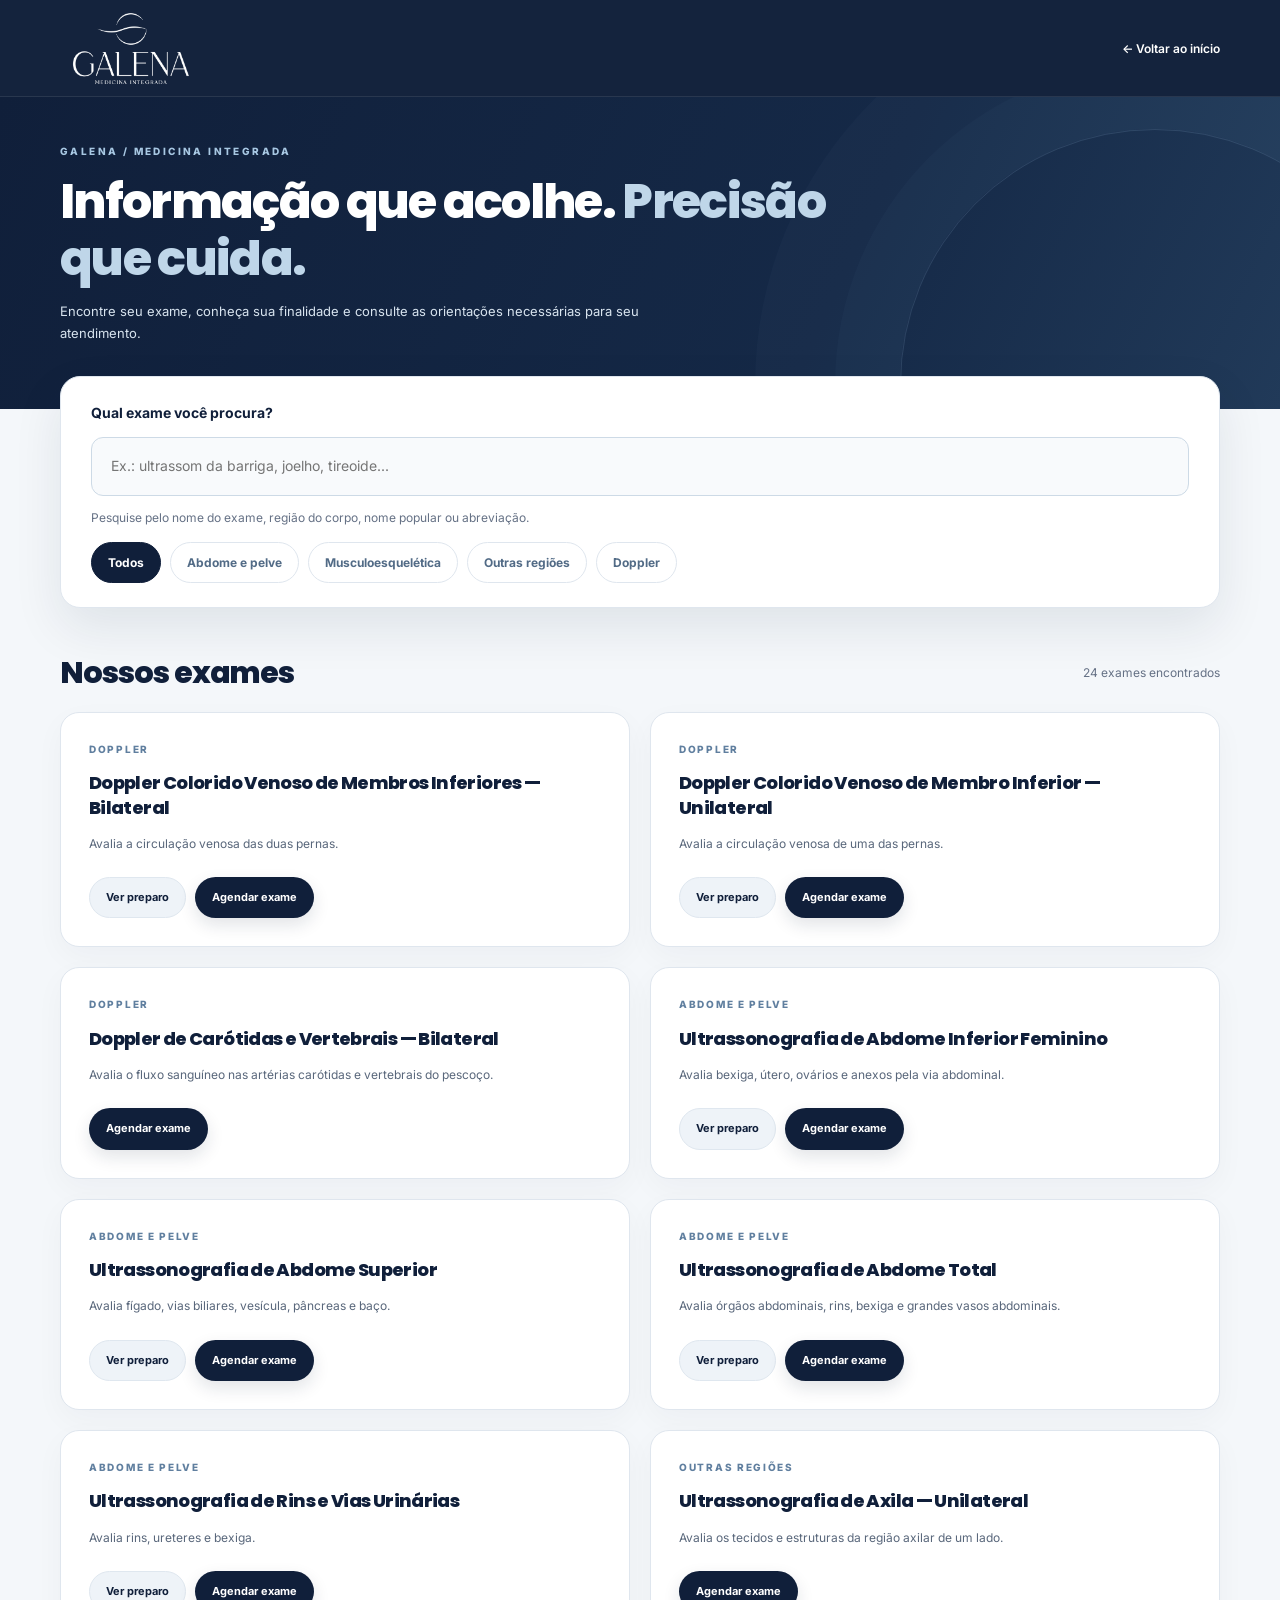
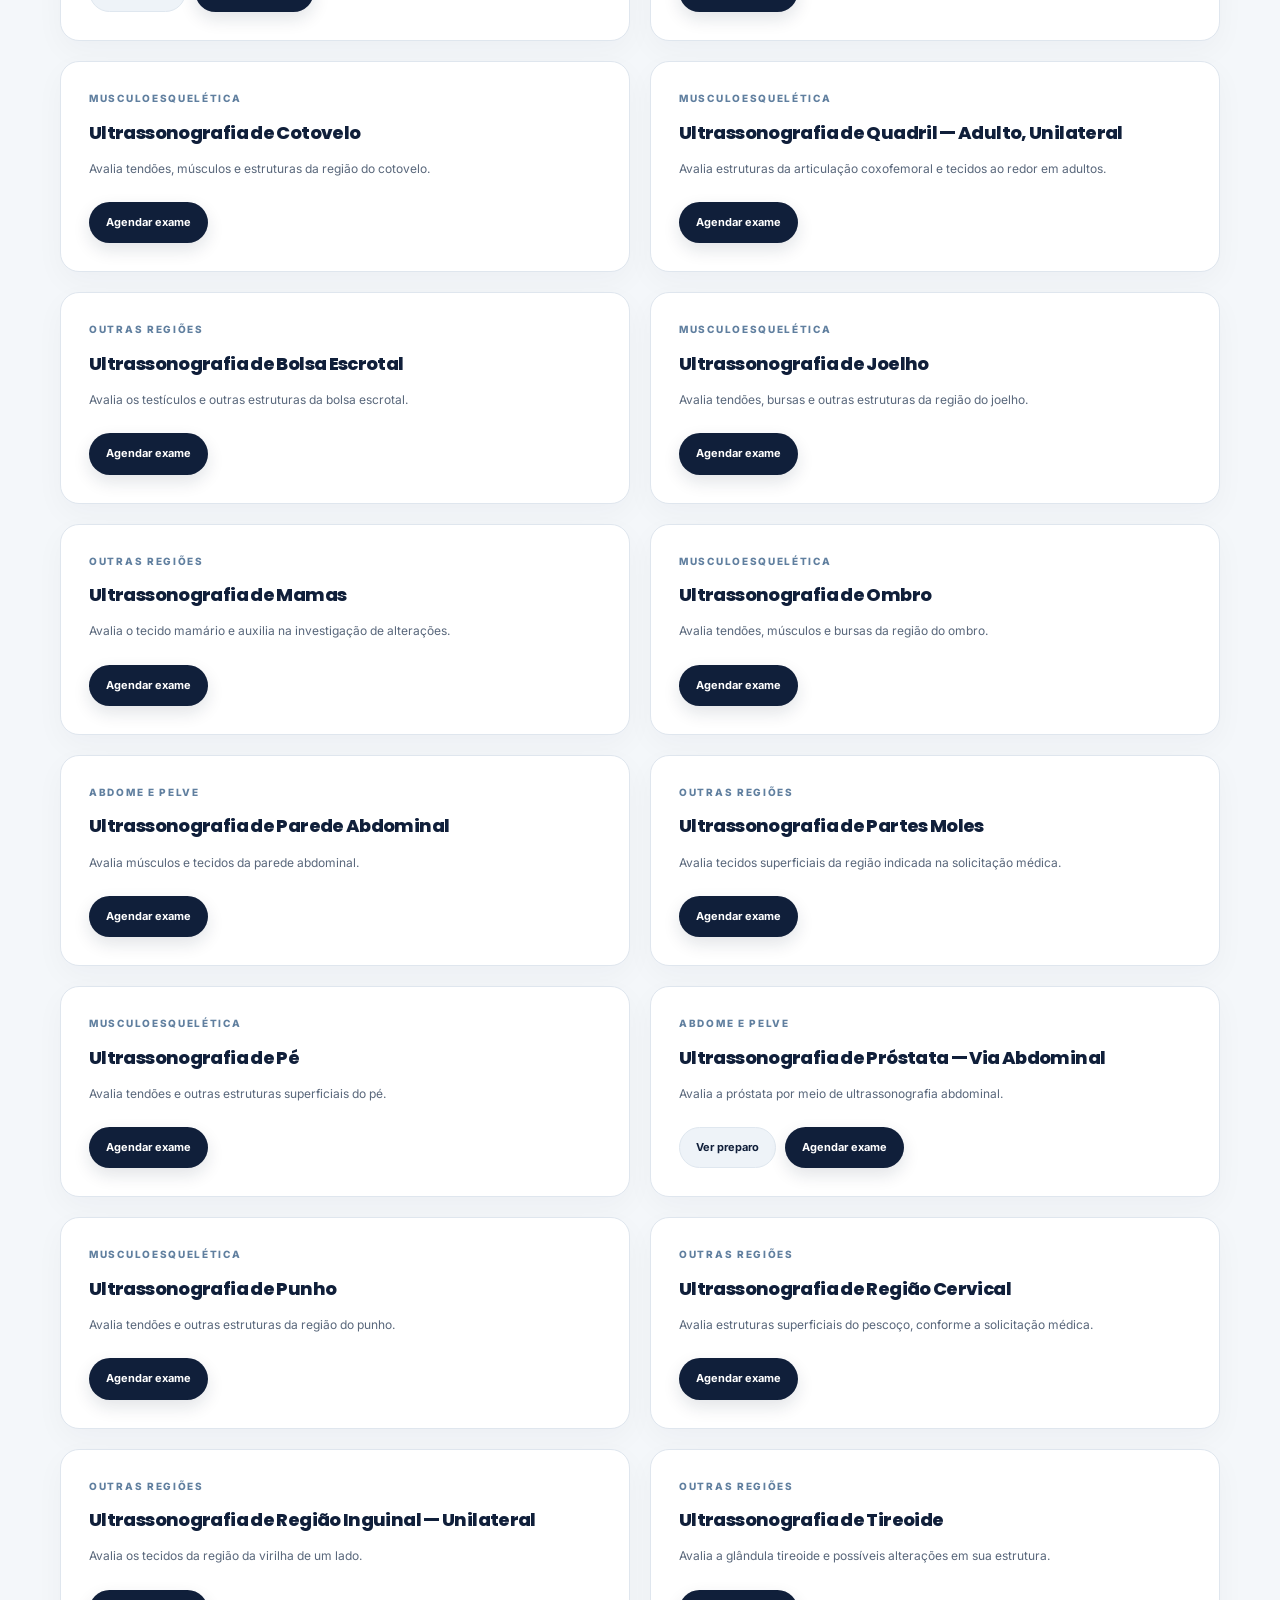
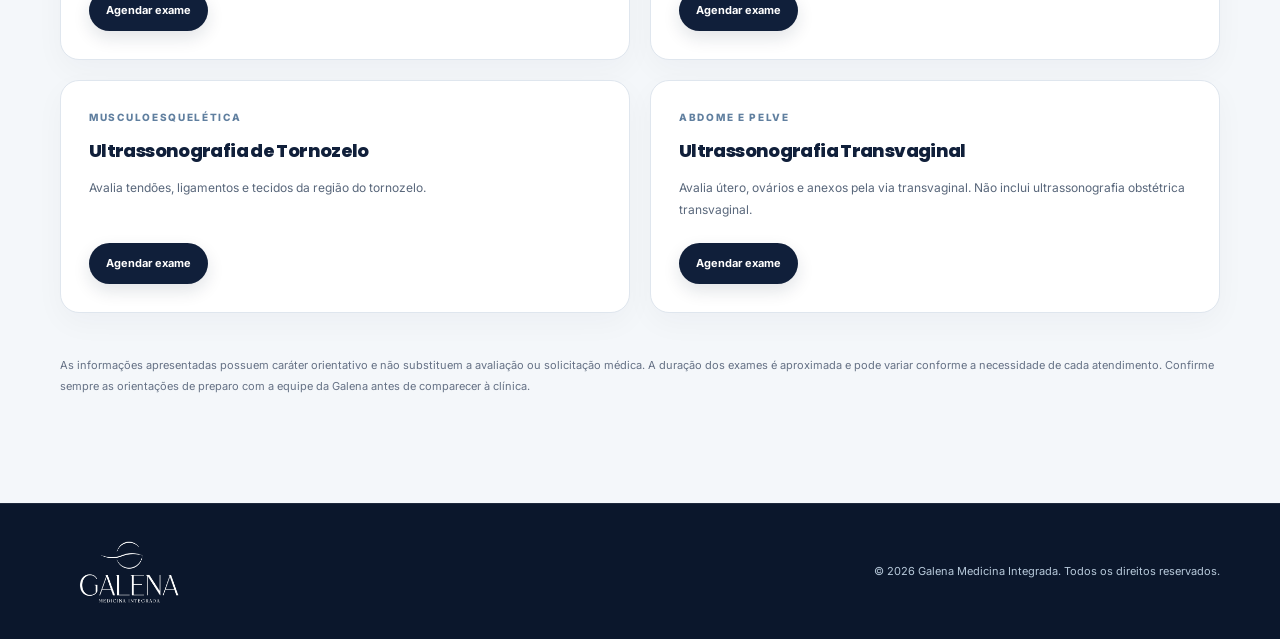
<file: exame.html>
<!DOCTYPE html>
<html lang="pt-BR">
<head>
  <meta charset="UTF-8">
  <meta name="viewport" content="width=device-width, initial-scale=1.0">
  
<title>Exames de Ultrassonografia em Curitiba | Galena</title>

<meta name="description" content="Consulte os exames de ultrassonografia realizados pela Galena em Curitiba. Confira orientações de preparo, informações dos exames e opções de agendamento.">


  <link rel="icon" type="image/png" href="favicon.png">
  <link rel="shortcut icon" href="favicon.png">

  <link href="https://fonts.googleapis.com/css2?family=Inter:wght@400;500;600;700;800&family=Poppins:wght@400;500;600;700;800&family=Montserrat:wght@600;700;800&display=swap" rel="stylesheet">

  <style>
    :root {
      --navy: #101f3a;
      --deep: #0b172c;
      --soft: #1b304f;
      --blue: #7895b1;
      --ice: #f4f7fa;
      --text: #26354b;
      --muted: #657185;
      --border: #dfe6ee;
      --white: #fff;
    }

    *, *::before, *::after {
      box-sizing: border-box;
    }

    html {
      scroll-behavior: smooth;
    }

    body {
      margin: 0;
      padding-top: 96px;
      background: var(--ice);
      color: var(--text);
      font: 400 14px/1.75 "Inter", Arial, sans-serif;
      overflow-x: hidden;
    }

    a {
      text-decoration: none;
      color: inherit;
    }

    button, input {
      font: inherit;
    }

    button {
      cursor: pointer;
    }

    button:focus-visible,
    a:focus-visible,
    input:focus-visible {
      outline: 3px solid #80b7e7;
      outline-offset: 3px;
    }

    .container {
      width: min(1160px, calc(100% - 48px));
      margin-inline: auto;
    }

    /* CABEÇALHO ORIGINAL DA GALENA */

    .cabecalho {
      position: fixed;
      top: 0;
      left: 0;
      right: 0;
      z-index: 1000;
      background: rgba(16, 31, 58, .98);
      border-bottom: 1px solid rgba(255, 255, 255, .10);
      backdrop-filter: blur(14px);
      -webkit-backdrop-filter: blur(14px);
    }

    .cabecalho .barra {
      min-height: 96px;
      display: flex;
      align-items: center;
      justify-content: space-between;
      gap: 30px;
    }

    .cabecalho .marca {
      display: flex;
      align-items: center;
      flex-shrink: 0;
    }

    .cabecalho .marca img {
      display: block;
      width: auto;
      height: 77px;
      max-width: 220px;
      object-fit: contain;
    }

    .cabecalho .navegacao {
      display: flex;
      align-items: center;
      gap: 23px;
    }

    .cabecalho .navegacao a {
      color: white;
      font-size: 12px;
      font-weight: 600;
      white-space: nowrap;
      transition: color .2s;
    }

    .cabecalho .navegacao a:hover {
      color: #c2d9eb;
    }

    /* ABERTURA DA CENTRAL */

    .hero-exames {
      background: linear-gradient(
        115deg,
        #101f3a 0%,
        #152947 65%,
        #213a59 100%
      );
      position: relative;
      overflow: hidden;
      color: #fff;
      padding: 42px 0 65px;
    }

    .hero-exames::after {
      content: "";
      position: absolute;
      right: -130px;
      bottom: -230px;
      width: 510px;
      height: 510px;
      border: 1px solid rgba(154, 194, 224, .16);
      border-radius: 50%;
      box-shadow:
        0 0 0 65px rgba(154, 194, 224, .025),
        0 0 0 145px rgba(154, 194, 224, .025);
      pointer-events: none;
    }

    .hero-exames .container {
      position: relative;
      z-index: 1;
    }

    .identificacao {
      display: inline-block;
      font-size: 10px;
      letter-spacing: .24em;
      font-weight: 800;
      color: #a8c8e3;
      text-transform: uppercase;
    }

    h1, h2, h3 {
      font-family: "Poppins", sans-serif;
      letter-spacing: -.035em;
      line-height: 1.2;
    }

    .hero-exames h1 {
      font-size: clamp(32px, 4.3vw, 48px);
      font-weight: 800;
      max-width: 790px;
      margin: 10px 0 12px;
    }

    .hero-exames h1 span {
      color: #bfd6e9;
    }

    .hero-exames p {
      font-size: 13px;
      line-height: 1.7;
      max-width: 600px;
      color: #d8e4ef;
      margin: 0;
    }

    /* CONTEÚDO E PESQUISA */

    main {
      padding: 0 0 95px;
    }

    .catalogo-wrap {
      position: relative;
      margin-top: -33px;
      z-index: 2;
    }

    .pesquisa {
      background: #fff;
      padding: 24px 30px;
      border: 1px solid var(--border);
      border-radius: 20px;
      box-shadow: 0 20px 50px rgba(16, 31, 58, .09);
    }

    .pesquisa label {
      display: block;
      font-size: 14px;
      font-weight: 700;
      color: var(--navy);
      margin-bottom: 12px;
    }

    .pesquisa input {
      display: block;
      width: 100%;
      border: 1px solid #cddae6;
      border-radius: 12px;
      padding: 16px 19px;
      background: #f8fafc;
      color: var(--text);
      font-size: 14px;
      outline: none;
    }

    .pesquisa input:focus {
      border-color: var(--blue);
      box-shadow: 0 0 0 4px rgba(120, 149, 177, .15);
    }

    .ajuda-pesquisa {
      font-size: 12px;
      color: var(--muted);
      margin: 11px 0 0;
    }

    .filtros {
      display: flex;
      flex-wrap: wrap;
      gap: 9px;
      margin-top: 14px;
    }

    .filtro {
      background: #fff;
      border: 1px solid var(--border);
      color: #526b86;
      padding: 9px 16px;
      border-radius: 100px;
      font-size: 12px;
      font-weight: 700;
      transition: .2s;
    }

    .filtro:hover {
      background: #edf3f8;
    }

    .filtro.ativo {
      background: var(--navy);
      color: white;
      border-color: var(--navy);
    }

    .catalogo-intro {
      display: flex;
      align-items: center;
      justify-content: space-between;
      gap: 12px;
      margin: 47px 0 21px;
    }

    .catalogo-intro h2 {
      font-size: clamp(23px, 3vw, 30px);
      font-weight: 800;
      margin: 0;
      color: var(--navy);
    }

    .contador {
      font-size: 12px;
      color: var(--muted);
      margin: 0;
    }

    /* LISTA DE EXAMES */

    .lista-exames {
      display: grid;
      grid-template-columns: repeat(2, minmax(0, 1fr));
      gap: 20px;
    }

    .cartao-exame {
      background: var(--white);
      border: 1px solid var(--border);
      border-radius: 19px;
      padding: 28px;
      display: flex;
      flex-direction: column;
      gap: 13px;
      box-shadow: 0 10px 30px rgba(16, 31, 58, .035);
      transition:
        transform .25s ease,
        box-shadow .25s ease,
        border-color .25s ease;
    }

    .cartao-exame:hover {
      transform: translateY(-3px);
      border-color: #c8d8e6;
      box-shadow: 0 20px 45px rgba(16, 31, 58, .075);
    }

    .categoria {
      font-size: 10px;
      text-transform: uppercase;
      letter-spacing: .17em;
      color: #607f9f;
      font-weight: 800;
    }

    .cartao-exame h3 {
      font-family: "Poppins", sans-serif;
      font-size: 18px;
      font-weight: 800;
      color: var(--navy);
      margin: 0;
      line-height: 1.35;
    }

    .descricao {
      color: #59677b;
      font-size: 12px;
      line-height: 1.85;
      margin: 0;
    }

    .duracao {
      color: #526b86;
      font-size: 11px;
      font-weight: 700;
      margin: 0;
    }

    /* BOTÕES DOS EXAMES */

    .acoes {
      display: flex;
      flex-wrap: wrap;
      gap: 9px;
      margin-top: auto;
      padding-top: 9px;
    }

    .botao {
      display: inline-flex;
      align-items: center;
      justify-content: center;
      min-height: 40px;
      padding: 10px 16px;
      border-radius: 100px;
      font-family: "Inter", sans-serif;
      font-size: 11px;
      font-weight: 700;
      text-align: center;
      border: 1px solid transparent;
      cursor: pointer;
      transition:
        background .2s ease,
        color .2s ease,
        transform .2s ease;
    }

    .botao:hover {
      transform: translateY(-2px);
    }

    .botao-secundario {
      background: #eef3f8;
      color: var(--navy);
      border-color: #dfe7ef;
    }

    .botao-secundario:hover {
      background: #e0eaf3;
    }

    .botao-whatsapp {
      background: var(--navy);
      color: #ffffff;
      box-shadow: 0 7px 17px rgba(16, 31, 58, .12);
    }

    .botao-whatsapp:hover {
      background: var(--soft);
    }

    /* PREPARO DOS EXAMES */

    .preparo {
      display: none;
      background: #f4f7fa;
      padding: 18px;
      border-radius: 12px;
      border: 1px solid var(--border);
    }

    .preparo.aberto {
      display: block;
    }

    .preparo h4 {
      font-family: "Poppins", sans-serif;
      font-size: 13px;
      font-weight: 700;
      color: var(--navy);
      margin: 0 0 8px;
    }

    .preparo p {
      font-size: 12px;
      line-height: 1.8;
      color: #59677b;
      margin: 0;
    }

    /* AVISOS E RESULTADOS */

    .aviso {
      margin-top: 42px;
      font-size: 11px;
      line-height: 1.9;
      color: var(--muted);
    }

    .vazio {
      grid-column: 1 / -1;
      background: #ffffff;
      border: 1px solid var(--border);
      border-radius: 18px;
      padding: 45px 25px;
      text-align: center;
      color: var(--muted);
      font-size: 14px;
    }

    .oculto {
      display: none !important;
    }

    /* RODAPÉ */

    footer {
      background: var(--deep);
      color: #b7c9da;
      padding: 35px 0;
      border-top: 1px solid rgba(255, 255, 255, .08);
    }

    .rodape-conteudo {
      display: flex;
      justify-content: space-between;
      align-items: center;
      gap: 25px;
    }

    .rodape-logo {
      display: inline-flex;
      align-items: center;
    }

    .rodape-logo img {
      display: block;
      width: 130px;
      max-height: 65px;
      object-fit: contain;
    }

    footer p {
      color: #b7c9da;
      font-size: 11px;
      margin: 0;
    }

    /* TABLETS */

    @media (max-width: 900px) {
      .cabecalho .barra {
        min-height: 82px;
      }

      .cabecalho .marca img {
        height: 64px;
      }

      body {
        padding-top: 82px;
      }

      .hero-exames {
        padding: 36px 0 60px;
      }

      .lista-exames {
        gap: 16px;
      }

      .cartao-exame {
        padding: 23px;
      }
    }

    /* CELULARES */

    @media (max-width: 650px) {
      .container {
        width: calc(100% - 34px);
      }

      body {
        padding-top: 72px;
      }

      .cabecalho .barra {
        min-height: 72px;
        gap: 12px;
      }

      .cabecalho .marca img {
        height: 52px;
        max-width: 155px;
      }

      .cabecalho .navegacao {
        gap: 8px;
      }

      .cabecalho .navegacao a {
        font-size: 10px;
      }

      .hero-exames {
        padding: 28px 0 55px;
      }

      .hero-exames h1 {
        font-size: clamp(28px, 8vw, 38px);
        margin: 10px 0;
      }

      .hero-exames p {
        font-size: 12px;
      }

      .hero-exames::after {
        width: 300px;
        height: 300px;
        right: -180px;
        bottom: -160px;
      }

      .catalogo-wrap {
        margin-top: -27px;
      }

      .pesquisa {
        padding: 21px 18px;
        border-radius: 16px;
      }

      .pesquisa input {
        padding: 14px 15px;
        font-size: 13px;
      }

      .filtros {
        gap: 7px;
      }

      .filtro {
        padding: 8px 12px;
        font-size: 10px;
      }

      .catalogo-intro {
        margin: 34px 0 17px;
        align-items: flex-start;
        flex-direction: column;
      }

      .catalogo-intro h2 {
        font-size: 24px;
      }

      .lista-exames {
        grid-template-columns: 1fr;
        gap: 15px;
      }

      .cartao-exame {
        padding: 23px 20px;
      }

      .cartao-exame h3 {
        font-size: 17px;
      }

      .acoes {
        gap: 8px;
      }

      .acoes .botao {
        flex: 1;
      }

      .rodape-conteudo {
        flex-direction: column;
        text-align: center;
        gap: 15px;
      }

      .rodape-logo img {
        width: 115px;
      }
    }

    /* CELULARES PEQUENOS */

    @media (max-width: 380px) {
      .cabecalho .marca img {
        height: 43px;
        max-width: 120px;
      }

      .cabecalho .navegacao a {
        font-size: 9px;
      }

      .acoes {
        flex-direction: column;
      }

      .acoes .botao {
        width: 100%;
      }
    }

    /* ACESSIBILIDADE */

    @media (prefers-reduced-motion: reduce) {
      *,
      *::before,
      *::after {
        transition: none !important;
        scroll-behavior: auto !important;
      }
    }

  </style>
</head>

<body>

  <!-- CABEÇALHO OFICIAL GALENA -->

  <header class="cabecalho">
    <div class="container barra">

      <a
        class="marca"
        href="index.html"
        aria-label="Galena Medicina Integrada - Página inicial"
      >
        <img
          src="imagens/galena-logo-transparente.png"
          alt="Galena Medicina Integrada"
        >
      </a>

      <nav class="navegacao" aria-label="Navegação principal">
        <a href="index.html">
          ← Voltar ao início
        </a>
      </nav>

    </div>
  </header>


  <!-- ABERTURA DA CENTRAL -->

  <section class="hero-exames">

    <div class="container">

      <span class="identificacao">
        GALENA / MEDICINA INTEGRADA
      </span>

      <h1>
        Informação que acolhe.
        <span>Precisão que cuida.</span>
      </h1>

      <p>
        Encontre seu exame, conheça sua finalidade
        e consulte as orientações necessárias
        para seu atendimento.
      </p>

    </div>

  </section>


  <!-- CONTEÚDO PRINCIPAL -->

  <main>

    <section
      id="catalogo"
      class="container catalogo-wrap"
      aria-label="Catálogo de exames"
    >

      <!-- PESQUISA -->

      <div class="pesquisa">

        <label for="busca">
          Qual exame você procura?
        </label>

        <input
          type="search"
          id="busca"
          placeholder="Ex.: ultrassom da barriga, joelho, tireoide..."
          autocomplete="off"
          aria-describedby="ajuda-pesquisa"
        >

        <p
          class="ajuda-pesquisa"
          id="ajuda-pesquisa"
        >
          Pesquise pelo nome do exame, região do corpo,
          nome popular ou abreviação.
        </p>

        <!-- FILTROS GERADOS PELO JAVASCRIPT -->

        <div
          class="filtros"
          id="filtros"
          aria-label="Filtrar exames por categoria"
        ></div>

      </div>


      <!-- TÍTULO DO CATÁLOGO -->

      <div class="catalogo-intro">

        <h2>
          Nossos exames
        </h2>

        <p
          class="contador"
          id="contador"
          role="status"
          aria-live="polite"
        ></p>

      </div>


      <!-- EXAMES GERADOS PELO JAVASCRIPT -->

      <div
        class="lista-exames"
        id="lista-exames"
      ></div>


      <!-- ORIENTAÇÃO IMPORTANTE -->

      <p class="aviso">
        As informações apresentadas possuem caráter
        orientativo e não substituem a avaliação
        ou solicitação médica.

        A duração dos exames é aproximada e pode variar
        conforme a necessidade de cada atendimento.

        Confirme sempre as orientações de preparo
        com a equipe da Galena antes de comparecer
        à clínica.
      </p>

    </section>

  </main>


  <!-- RODAPÉ -->

  <footer>

    <div class="container rodape-conteudo">

      <a
        class="rodape-logo"
        href="index.html"
        aria-label="Voltar ao site da Galena"
      >
        <img
          src="imagens/galena-logo-transparente.png"
          alt="Galena Medicina Integrada"
        >
      </a>

      <p>
        © 2026 Galena Medicina Integrada.
        Todos os direitos reservados.
      </p>

    </div>

  </footer>


  <!-- JAVASCRIPT: CONTINUA NA PARTE 4 -->


<script>
  "use strict";

  const WHATSAPP = "5541991465346";

  const categorias = [
    "Todos",
    "Abdome e pelve",
    "Musculoesquelética",
    "Outras regiões",
    "Doppler"
  ];

  // CATÁLOGO OFICIAL DA GALENA
  // Sem valores e sem durações não confirmadas.

  const exames = [
    {
      nome: "Doppler Colorido Venoso de Membros Inferiores — Bilateral",
      categoria: "Doppler",
      descricao: "Avalia a circulação venosa das duas pernas.",
      termos: ["doppler", "venoso", "pernas", "membros inferiores", "bilateral", "mmii"],
      preparo: "O paciente deverá vir de shorts ou bermuda por baixo da roupa para facilitar e otimizar o atendimento."
    },
    {
      nome: "Doppler Colorido Venoso de Membro Inferior — Unilateral",
      categoria: "Doppler",
      descricao: "Avalia a circulação venosa de uma das pernas.",
      termos: ["doppler", "venoso", "perna", "membro inferior", "unilateral", "mmii"],
      preparo: "O paciente deverá vir de shorts ou bermuda por baixo da roupa para facilitar e otimizar o atendimento."
    },
    {
      nome: "Doppler de Carótidas e Vertebrais — Bilateral",
      categoria: "Doppler",
      descricao: "Avalia o fluxo sanguíneo nas artérias carótidas e vertebrais do pescoço.",
      termos: ["doppler", "carotidas", "vertebrais", "vasos cervicais", "arteriais", "pescoco"],
      preparo: ""
    },
    {
      nome: "Ultrassonografia de Abdome Inferior Feminino",
      categoria: "Abdome e pelve",
      descricao: "Avalia bexiga, útero, ovários e anexos pela via abdominal.",
      termos: ["abdome inferior", "feminino", "pelvica", "pelve", "utero", "ovarios", "bexiga"],
      preparo: "Bexiga cheia: beber 8 copos de água 2 horas antes do exame."
    },
    {
      nome: "Ultrassonografia de Abdome Superior",
      categoria: "Abdome e pelve",
      descricao: "Avalia fígado, vias biliares, vesícula, pâncreas e baço.",
      termos: ["abdome superior", "figado", "vesicula", "pancreas", "baco"],
      preparo: "Bexiga cheia: beber 8 copos de água 2 horas antes do exame. Jejum de 8 horas (mínimo de 6 horas)."
    },
    {
      nome: "Ultrassonografia de Abdome Total",
      categoria: "Abdome e pelve",
      descricao: "Avalia órgãos abdominais, rins, bexiga e grandes vasos abdominais.",
      termos: ["abdome total", "barriga", "abdominal", "figado", "rins", "vesicula"],
      preparo: "Bexiga cheia: beber 8 copos de água 2 horas antes do exame. Jejum de 8 horas (mínimo de 6 horas)."
    },
    {
      nome: "Ultrassonografia de Rins e Vias Urinárias",
      categoria: "Abdome e pelve",
      descricao: "Avalia rins, ureteres e bexiga.",
      termos: ["aparelho urinario", "rins", "ureteres", "bexiga", "renal"],
      preparo: "Bexiga cheia: beber 8 copos de água 2 horas antes do exame."
    },
    {
      nome: "Ultrassonografia de Axila — Unilateral",
      categoria: "Outras regiões",
      descricao: "Avalia os tecidos e estruturas da região axilar de um lado.",
      termos: ["axila", "axilar", "unilateral", "linfonodos"],
      preparo: ""
    },
    {
      nome: "Ultrassonografia de Cotovelo",
      categoria: "Musculoesquelética",
      descricao: "Avalia tendões, músculos e estruturas da região do cotovelo.",
      termos: ["cotovelo", "articulacao", "tendao", "epicondilite"],
      preparo: ""
    },
    {
      nome: "Ultrassonografia de Quadril — Adulto, Unilateral",
      categoria: "Musculoesquelética",
      descricao: "Avalia estruturas da articulação coxofemoral e tecidos ao redor em adultos.",
      termos: ["quadril", "coxofemoral", "adulto", "unilateral", "articulacao"],
      preparo: ""
    },
    {
      nome: "Ultrassonografia de Bolsa Escrotal",
      categoria: "Outras regiões",
      descricao: "Avalia os testículos e outras estruturas da bolsa escrotal.",
      termos: ["escroto", "bolsa escrotal", "testiculo", "testiculos"],
      preparo: ""
    },
    {
      nome: "Ultrassonografia de Joelho",
      categoria: "Musculoesquelética",
      descricao: "Avalia tendões, bursas e outras estruturas da região do joelho.",
      termos: ["joelho", "articulacao", "cisto de baker"],
      preparo: ""
    },
    {
      nome: "Ultrassonografia de Mamas",
      categoria: "Outras regiões",
      descricao: "Avalia o tecido mamário e auxilia na investigação de alterações.",
      termos: ["mama", "mamas", "seios", "mamaria"],
      preparo: ""
    },
    {
      nome: "Ultrassonografia de Ombro",
      categoria: "Musculoesquelética",
      descricao: "Avalia tendões, músculos e bursas da região do ombro.",
      termos: ["ombro", "articulacao", "manguito rotador"],
      preparo: ""
    },
    {
      nome: "Ultrassonografia de Parede Abdominal",
      categoria: "Abdome e pelve",
      descricao: "Avalia músculos e tecidos da parede abdominal.",
      termos: ["parede abdominal", "hernia", "diastase", "barriga"],
      preparo: ""
    },
    {
      nome: "Ultrassonografia de Partes Moles",
      categoria: "Outras regiões",
      descricao: "Avalia tecidos superficiais da região indicada na solicitação médica.",
      termos: ["partes moles", "nodulo", "caroco", "subcutaneo"],
      preparo: ""
    },
    {
      nome: "Ultrassonografia de Pé",
      categoria: "Musculoesquelética",
      descricao: "Avalia tendões e outras estruturas superficiais do pé.",
      termos: ["pe", "pes", "tendao"],
      preparo: ""
    },
    {
      nome: "Ultrassonografia de Próstata — Via Abdominal",
      categoria: "Abdome e pelve",
      descricao: "Avalia a próstata por meio de ultrassonografia abdominal.",
      termos: ["prostata", "via abdominal", "masculino"],
      preparo: "Bexiga cheia: beber 8 copos de água 2 horas antes do exame."
    },
    {
      nome: "Ultrassonografia de Punho",
      categoria: "Musculoesquelética",
      descricao: "Avalia tendões e outras estruturas da região do punho.",
      termos: ["punho", "mao", "articulacao", "tunel do carpo"],
      preparo: ""
    },
    {
      nome: "Ultrassonografia de Região Cervical",
      categoria: "Outras regiões",
      descricao: "Avalia estruturas superficiais do pescoço, conforme a solicitação médica.",
      termos: ["regiao cervical", "pescoco", "linfonodos"],
      preparo: ""
    },
    {
      nome: "Ultrassonografia de Região Inguinal — Unilateral",
      categoria: "Outras regiões",
      descricao: "Avalia os tecidos da região da virilha de um lado.",
      termos: ["inguinal", "virilha", "unilateral", "hernia"],
      preparo: ""
    },
    {
      nome: "Ultrassonografia de Tireoide",
      categoria: "Outras regiões",
      descricao: "Avalia a glândula tireoide e possíveis alterações em sua estrutura.",
      termos: ["tireoide", "tiroide", "glandula", "pescoco"],
      preparo: ""
    },
    {
      nome: "Ultrassonografia de Tornozelo",
      categoria: "Musculoesquelética",
      descricao: "Avalia tendões, ligamentos e tecidos da região do tornozelo.",
      termos: ["tornozelo", "articulacao", "entorse"],
      preparo: ""
    },
    {
      nome: "Ultrassonografia Transvaginal",
      categoria: "Abdome e pelve",
      descricao: "Avalia útero, ovários e anexos pela via transvaginal. Não inclui ultrassonografia obstétrica transvaginal.",
      termos: ["transvaginal", "endovaginal", "utero", "ovarios", "ginecologico"],
      preparo: ""
    }
  ];

  const campoBusca = document.getElementById("busca");
  const areaFiltros = document.getElementById("filtros");
  const listaExames = document.getElementById("lista-exames");
  const contador = document.getElementById("contador");

  let categoriaAtual = "Todos";

  function normalizar(texto) {
    return String(texto || "")
      .normalize("NFD")
      .replace(/[\u0300-\u036f]/g, "")
      .toLowerCase()
      .trim();
  }

  function escaparHTML(texto) {
    return String(texto || "")
      .replace(/&/g, "&amp;")
      .replace(/</g, "&lt;")
      .replace(/>/g, "&gt;")
      .replace(/"/g, "&quot;")
      .replace(/'/g, "&#039;");
  }

  function linkWhatsApp(nomeExame) {
    const mensagem =
      "Olá! Vim pelo site da Galena e gostaria " +
      "de informações sobre o exame: " +
      nomeExame +
      ". Poderiam me ajudar com o agendamento?";

    return (
      "https://wa.me/" +
      WHATSAPP +
      "?text=" +
      encodeURIComponent(mensagem)
    );
  }

  function renderizarFiltros() {
    areaFiltros.innerHTML = categorias.map(categoria => {
      const ativo = categoria === categoriaAtual;

      return `
        <button
          type="button"
          class="filtro ${ativo ? "ativo" : ""}"
          data-categoria="${escaparHTML(categoria)}"
          aria-pressed="${ativo}"
        >
          ${escaparHTML(categoria)}
        </button>
      `;
    }).join("");
  }

  function correspondeBusca(exame, pesquisa) {
    if (!pesquisa) return true;

    const conteudo = [
      exame.nome,
      exame.categoria,
      exame.descricao,
      ...(exame.termos || [])
    ].join(" ");

    return normalizar(conteudo).includes(pesquisa);
  }

  function criarCartao(exame, indice) {
    const identificador = "preparo-" + indice;

    return `
      <article class="cartao-exame">

        <span class="categoria">
          ${escaparHTML(exame.categoria)}
        </span>

        <h3>
          ${escaparHTML(exame.nome)}
        </h3>

        <p class="descricao">
          ${escaparHTML(exame.descricao)}
        </p>

        ${exame.preparo ? `
          <div
            class="preparo"
            id="${identificador}"
          >
            <h4>Orientações de preparo</h4>
            <p>${escaparHTML(exame.preparo)}</p>
          </div>
        ` : ""}

        <div class="acoes">

          ${exame.preparo ? `
            <button
              type="button"
              class="botao botao-secundario"
              data-preparo="${identificador}"
              aria-controls="${identificador}"
              aria-expanded="false"
            >
              Ver preparo
            </button>
          ` : ""}

          <a
            class="botao botao-whatsapp"
            href="${linkWhatsApp(exame.nome)}"
            target="_blank"
            rel="noopener noreferrer"
            aria-label="Solicitar agendamento de ${escaparHTML(exame.nome)} pelo WhatsApp"
          >
            Agendar exame
          </a>

        </div>

      </article>
    `;
  }

  function renderizarExames() {
    const pesquisa = normalizar(campoBusca.value);

    const encontrados = exames
      .map((exame, indice) => ({ ...exame, indice }))
      .filter(exame => {
        const correspondeCategoria =
          categoriaAtual === "Todos" ||
          exame.categoria === categoriaAtual;

        return correspondeCategoria &&
          correspondeBusca(exame, pesquisa);
      });

    contador.textContent =
      encontrados.length === 1
        ? "1 exame encontrado"
        : encontrados.length + " exames encontrados";

    if (encontrados.length === 0) {
      listaExames.innerHTML = `
        <div class="vazio">
          <strong>Nenhum exame encontrado.</strong>
          <p>
            Tente pesquisar por outro nome,
            região do corpo ou termo mais simples.
          </p>
          <p>
            Se precisar, nossa equipe pode ajudar
            a identificar o exame solicitado.
          </p>
        </div>
      `;
      return;
    }

    listaExames.innerHTML = encontrados
      .map(exame => criarCartao(exame, exame.indice))
      .join("");
  }

  campoBusca.addEventListener("input", () => {
    renderizarExames();
  });

  areaFiltros.addEventListener("click", evento => {
    const botao = evento.target.closest("[data-categoria]");
    if (!botao) return;

    categoriaAtual = botao.dataset.categoria;
    renderizarFiltros();
    renderizarExames();
  });

  listaExames.addEventListener("click", evento => {
    const botao = evento.target.closest("[data-preparo]");
    if (!botao) return;

    const identificador = botao.dataset.preparo;
    const preparo = document.getElementById(identificador);
    if (!preparo) return;

    const aberto = preparo.classList.toggle("aberto");

    botao.setAttribute("aria-expanded", String(aberto));

    botao.textContent = aberto
      ? "Ocultar preparo"
      : "Ver preparo";
  });

  renderizarFiltros();
  renderizarExames();
</script>

</body>
</html>
</file>
